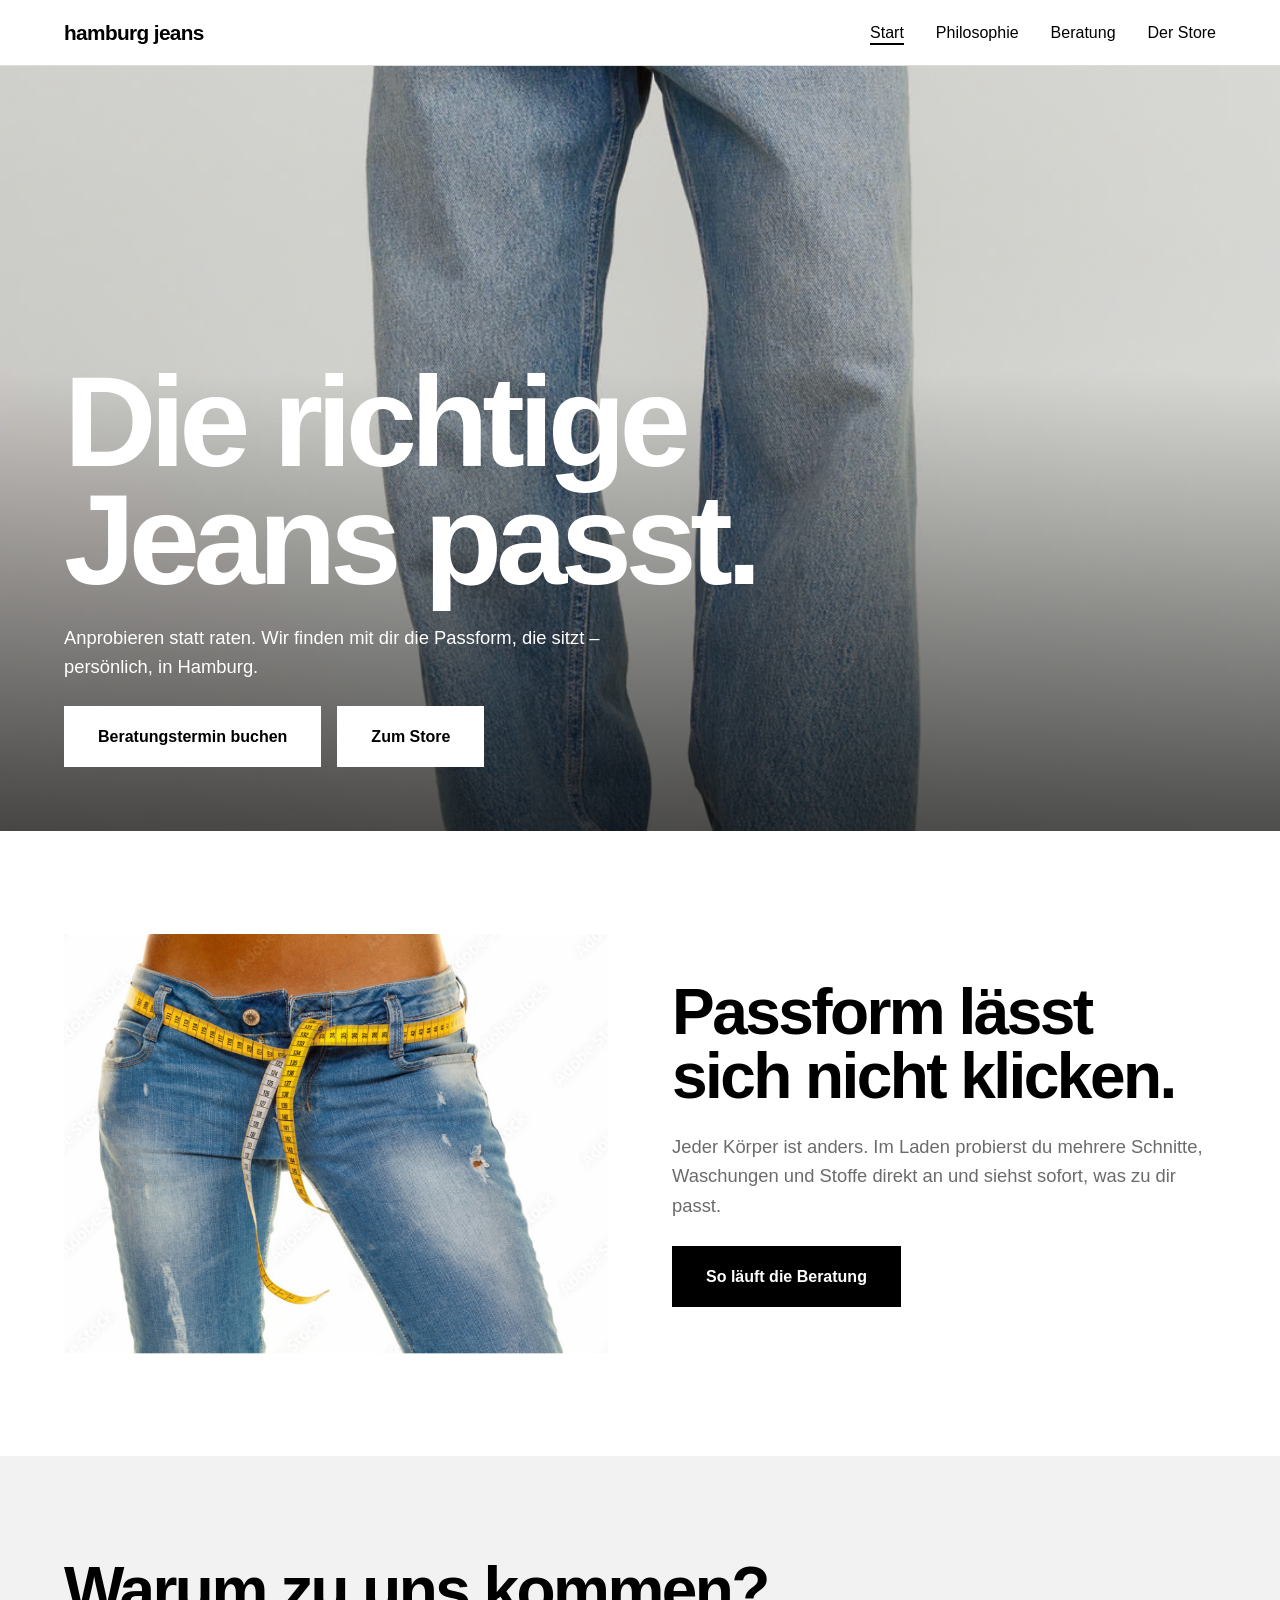
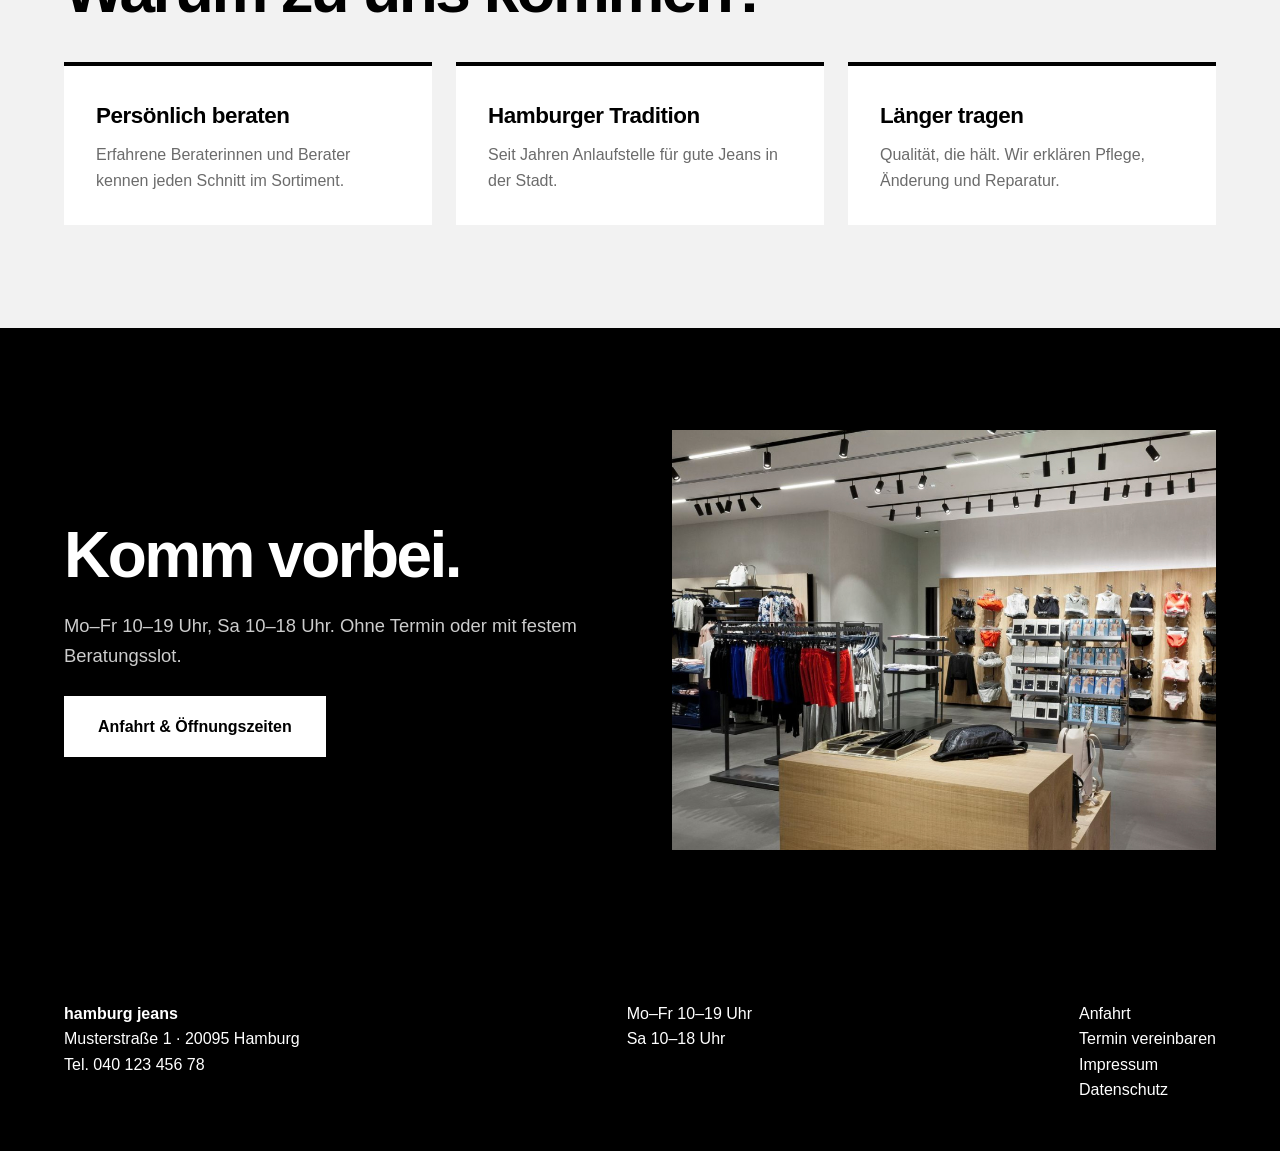
<file: index.html>
<!DOCTYPE html>
<html lang="de">
<head>
<meta charset="UTF-8">
<meta name="viewport" content="width=device-width, initial-scale=1">
<title>Jeans mit Beratung in Hamburg | Hamburg Jeans</title>
<meta name="description" content="Hamburg Jeans: Jeans anprobieren, Passform finden, persönlich beraten werden.">
<link rel="stylesheet" href="style.css">
</head>
<body>
<header>
  <a class="logo" href="index.html">hamburg jeans</a>
  <button class="menu-btn" aria-expanded="false" aria-controls="hauptnav">Menü</button>
  <nav id="hauptnav" aria-label="Hauptnavigation">
    <ul>
      <li><a href="index.html" aria-current="page">Start</a></li>
      <li><a href="philosophie.html">Philosophie</a></li>
      <li><a href="service.html">Beratung</a></li>
      <li><a href="store.html">Der Store</a></li>
    </ul>
  </nav>
</header>
<main>
<section class="hero">
  <div>
    <h1>Die richtige Jeans passt.</h1>
    <p>Anprobieren statt raten. Wir finden mit dir die Passform, die sitzt – persönlich, in Hamburg.</p>
    <div class="btn-row">
      <a class="btn" href="service.html">Beratungstermin buchen</a>
      <a class="btn" href="store.html">Zum Store</a>
    </div>
  </div>
</section>
<section>
  <div class="split">
    <div class="pic a" role="img" aria-label="Beratung im Laden"></div>
    <div>
      <h2>Passform lässt sich nicht klicken.</h2>
      <p class="lead">Jeder Körper ist anders. Im Laden probierst du mehrere Schnitte, Waschungen und Stoffe direkt an und siehst sofort, was zu dir passt.</p>
      <br><a class="btn dark" href="service.html">So läuft die Beratung</a>
    </div>
  </div>
</section>
<section class="grey">
  <h2>Warum zu uns kommen?</h2>
  <div class="grid3">
    <article class="card"><h3>Persönlich beraten</h3><p>Erfahrene Beraterinnen und Berater kennen jeden Schnitt im Sortiment.</p></article>
    <article class="card"><h3>Hamburger Tradition</h3><p>Seit Jahren Anlaufstelle für gute Jeans in der Stadt.</p></article>
    <article class="card"><h3>Länger tragen</h3><p>Qualität, die hält. Wir erklären Pflege, Änderung und Reparatur.</p></article>
  </div>
</section>
<section class="black">
  <div class="split">
    <div>
      <h2>Komm vorbei.</h2>
      <p class="lead">Mo–Fr 10–19 Uhr, Sa 10–18 Uhr. Ohne Termin oder mit festem Beratungsslot.</p>
      <br><a class="btn" href="store.html">Anfahrt &amp; Öffnungszeiten</a>
    </div>
    <div class="pic b" role="img" aria-label="Der Store von außen"></div>
  </div>
</section>
</main>
<footer>
  <div><strong>hamburg jeans</strong><br>Musterstraße 1 · 20095 Hamburg<br>Tel. 040 123 456 78</div>
  <div>Mo–Fr 10–19 Uhr<br>Sa 10–18 Uhr</div>
  <div><a href="store.html">Anfahrt</a><a href="service.html">Termin vereinbaren</a><a href="#">Impressum</a><a href="#">Datenschutz</a></div>
</footer>
<script src="script.js"></script>
</body>
</html>
</file>
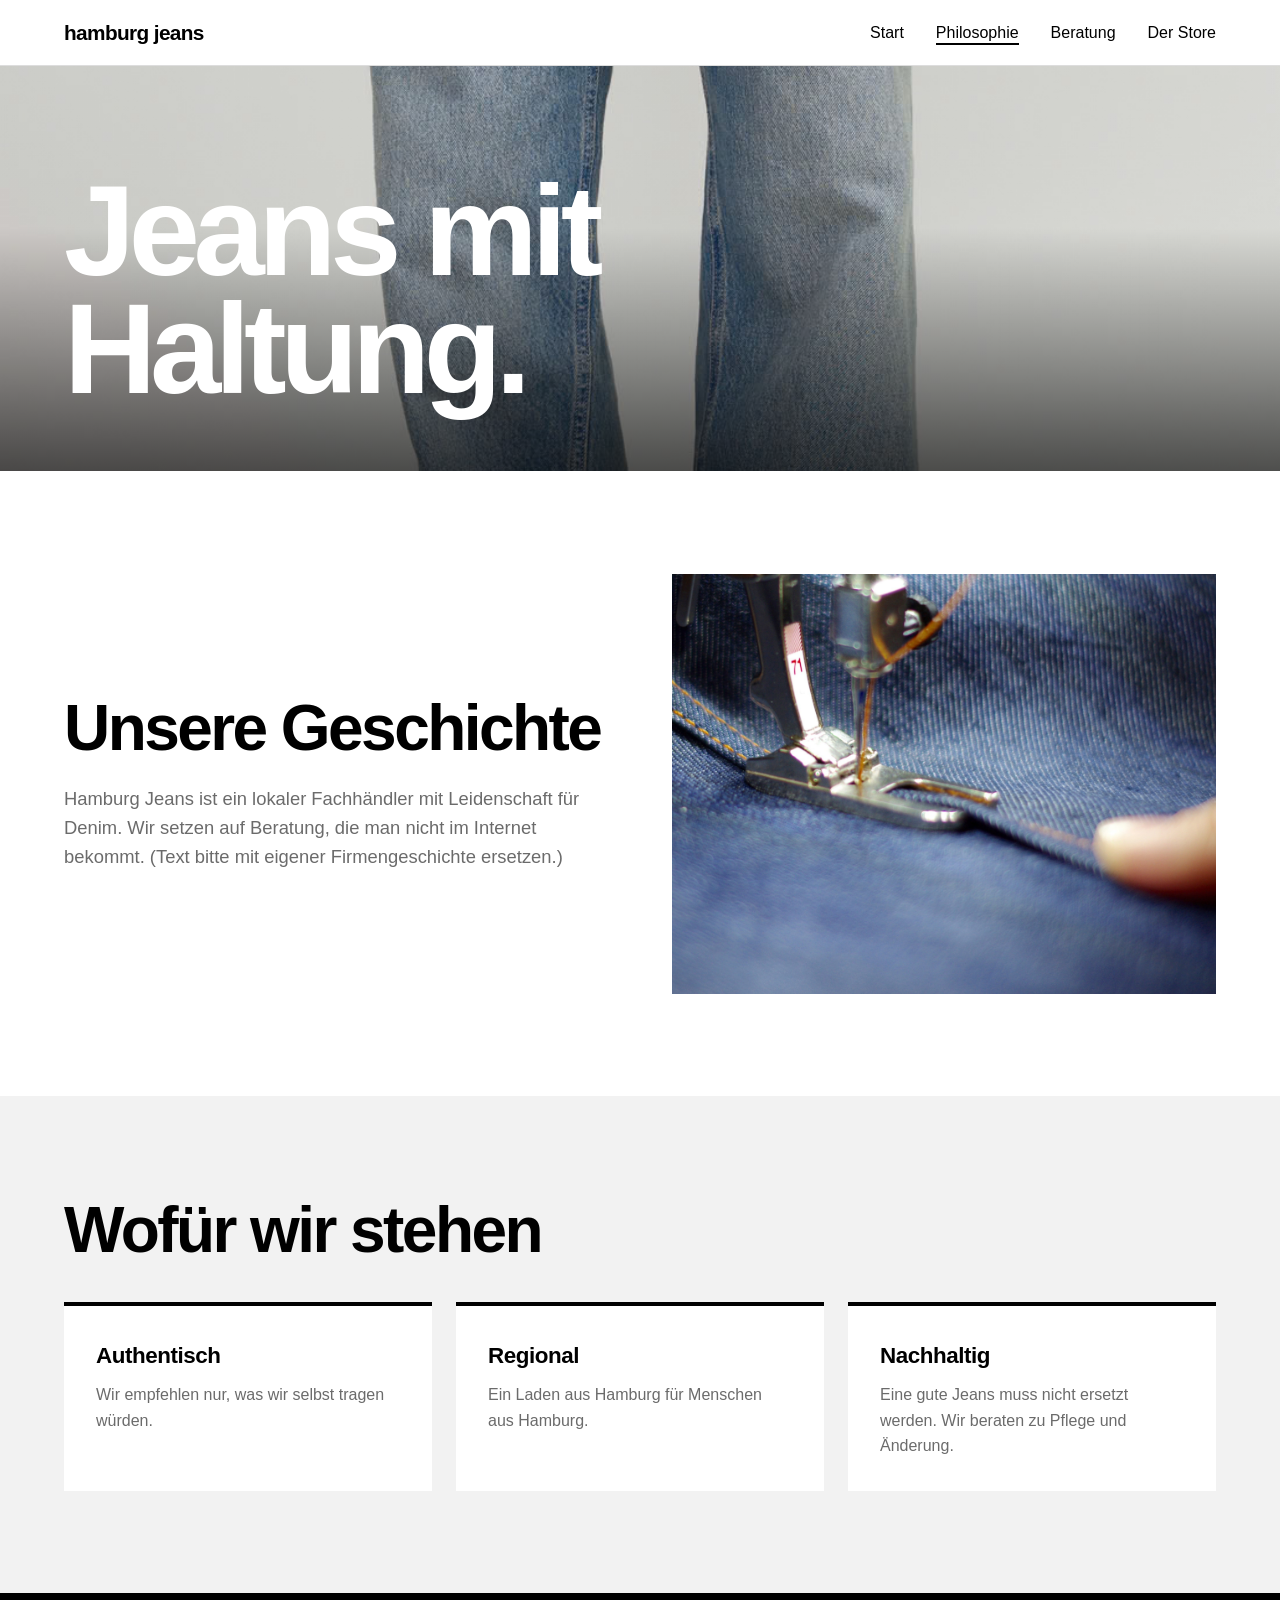
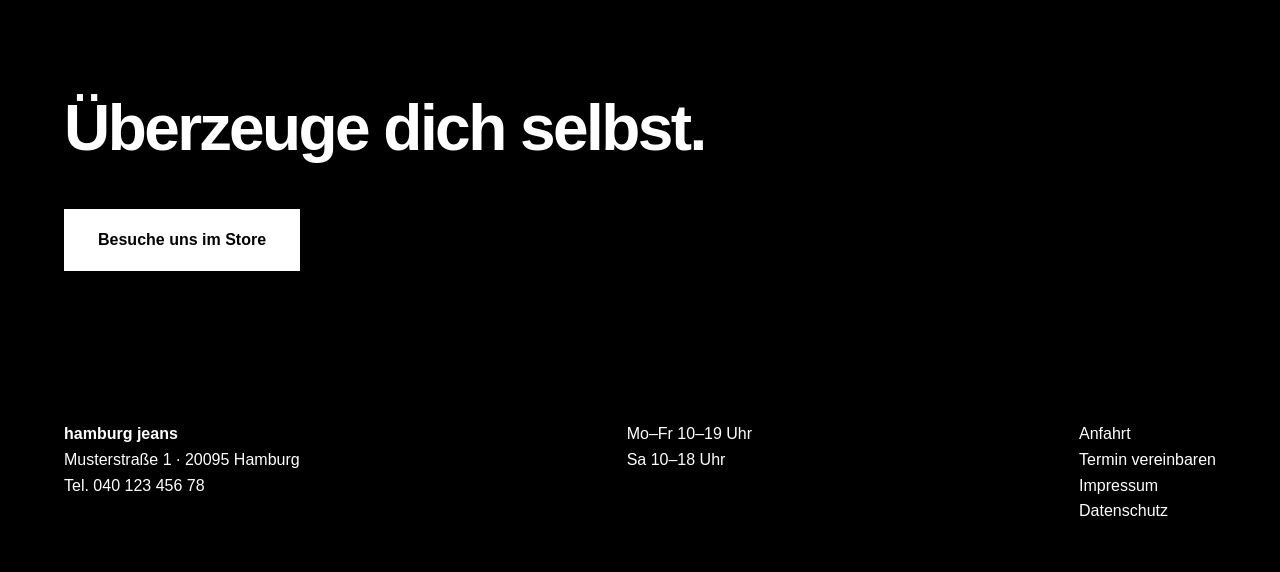
<file: philosophie.html>
<!DOCTYPE html>
<html lang="de">
<head>
<meta charset="UTF-8">
<meta name="viewport" content="width=device-width, initial-scale=1">
<title>Philosophie | Hamburg Jeans</title>
<meta name="description" content="Authentisch, regional, kompetent: die Philosophie von Hamburg Jeans.">
<link rel="stylesheet" href="style.css">
</head>
<body>
<header>
  <a class="logo" href="index.html">hamburg jeans</a>
  <button class="menu-btn" aria-expanded="false" aria-controls="hauptnav">Menü</button>
  <nav id="hauptnav" aria-label="Hauptnavigation">
    <ul>
      <li><a href="index.html">Start</a></li>
      <li><a href="philosophie.html" aria-current="page">Philosophie</a></li>
      <li><a href="service.html">Beratung</a></li>
      <li><a href="store.html">Der Store</a></li>
    </ul>
  </nav>
</header>
<main>
<section class="hero page-hero">
  <h1>Jeans mit Haltung.</h1>
</section>
<section>
  <div class="split">
    <div>
      <h2>Unsere Geschichte</h2>
      <p class="lead">Hamburg Jeans ist ein lokaler Fachhändler mit Leidenschaft für Denim. Wir setzen auf Beratung, die man nicht im Internet bekommt. (Text bitte mit eigener Firmengeschichte ersetzen.)</p>
    </div>
    <div class="pic c" role="img" aria-label="Denim-Stoff Nahaufnahme"></div>
  </div>
</section>
<section class="grey">
  <h2>Wofür wir stehen</h2>
  <div class="grid3">
    <article class="card"><h3>Authentisch</h3><p>Wir empfehlen nur, was wir selbst tragen würden.</p></article>
    <article class="card"><h3>Regional</h3><p>Ein Laden aus Hamburg für Menschen aus Hamburg.</p></article>
    <article class="card"><h3>Nachhaltig</h3><p>Eine gute Jeans muss nicht ersetzt werden. Wir beraten zu Pflege und Änderung.</p></article>
  </div>
</section>
<section class="black">
  <h2>Überzeuge dich selbst.</h2>
  <br><a class="btn" href="store.html">Besuche uns im Store</a>
</section>
</main>
<footer>
  <div><strong>hamburg jeans</strong><br>Musterstraße 1 · 20095 Hamburg<br>Tel. 040 123 456 78</div>
  <div>Mo–Fr 10–19 Uhr<br>Sa 10–18 Uhr</div>
  <div><a href="store.html">Anfahrt</a><a href="service.html">Termin vereinbaren</a><a href="#">Impressum</a><a href="#">Datenschutz</a></div>
</footer>
<script src="script.js"></script>
</body>
</html>
</file>
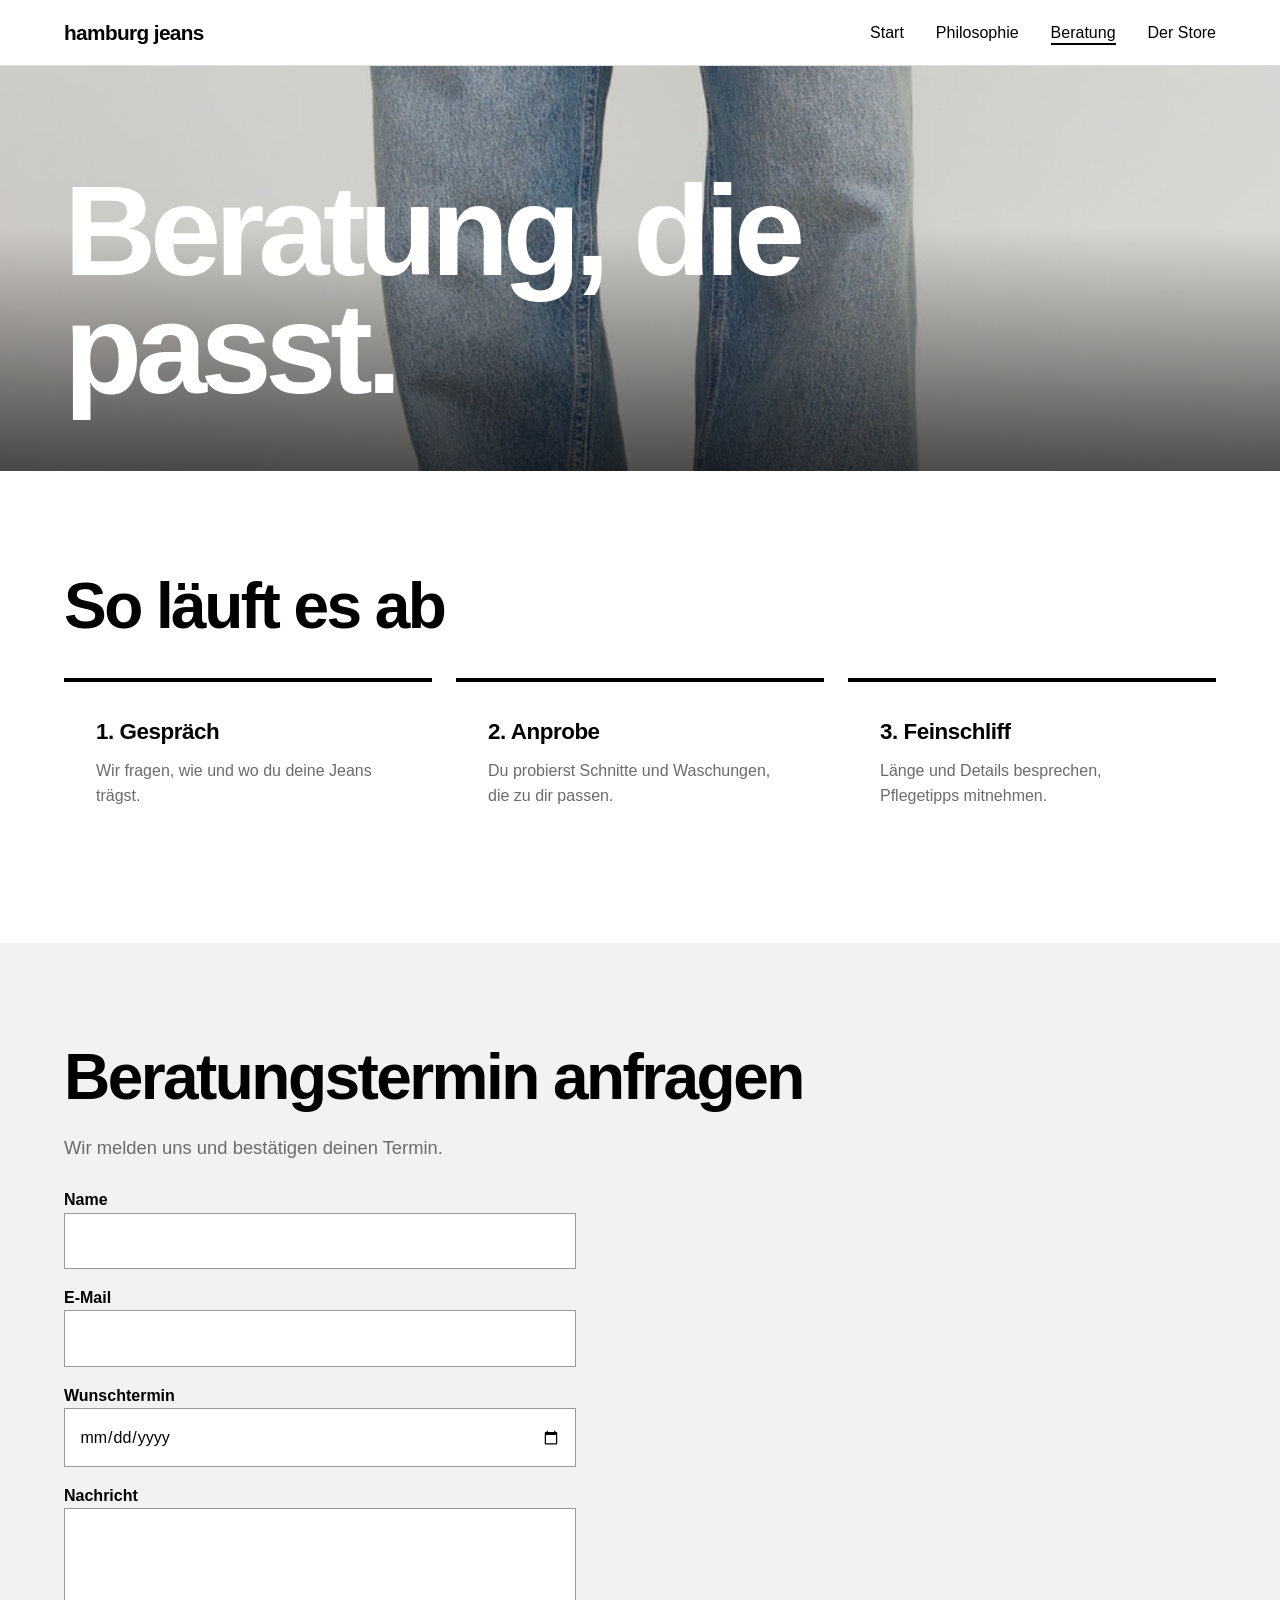
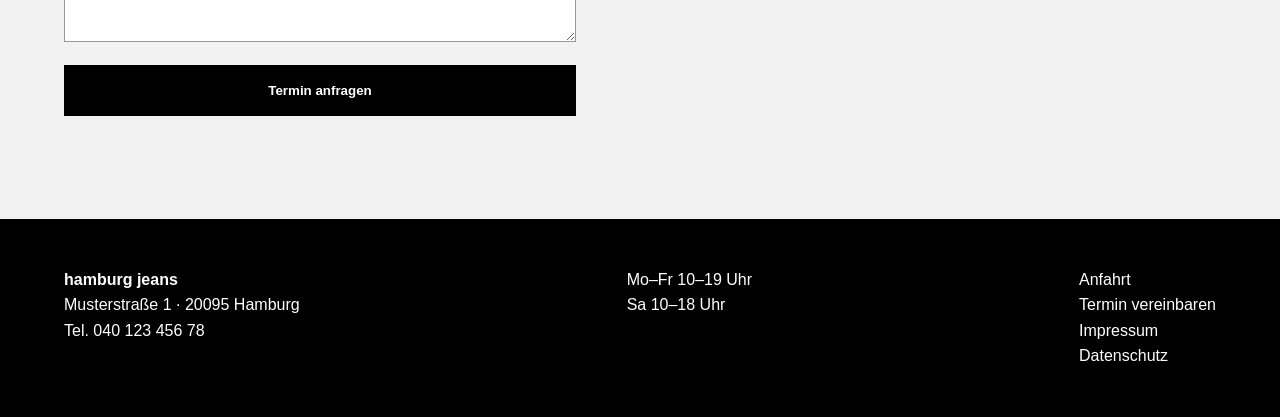
<file: service.html>
<!DOCTYPE html>
<html lang="de">
<head>
<meta charset="UTF-8">
<meta name="viewport" content="width=device-width, initial-scale=1">
<title>Beratung & Service | Hamburg Jeans</title>
<meta name="description" content="Passformberatung bei Hamburg Jeans. Termin vereinbaren.">
<link rel="stylesheet" href="style.css">
</head>
<body>
<header>
  <a class="logo" href="index.html">hamburg jeans</a>
  <button class="menu-btn" aria-expanded="false" aria-controls="hauptnav">Menü</button>
  <nav id="hauptnav" aria-label="Hauptnavigation">
    <ul>
      <li><a href="index.html">Start</a></li>
      <li><a href="philosophie.html">Philosophie</a></li>
      <li><a href="service.html" aria-current="page">Beratung</a></li>
      <li><a href="store.html">Der Store</a></li>
    </ul>
  </nav>
</header>
<main>
<section class="hero page-hero">
  <h1>Beratung, die passt.</h1>
</section>
<section>
  <h2>So läuft es ab</h2>
  <div class="grid3">
    <article class="card"><h3>1. Gespräch</h3><p>Wir fragen, wie und wo du deine Jeans trägst.</p></article>
    <article class="card"><h3>2. Anprobe</h3><p>Du probierst Schnitte und Waschungen, die zu dir passen.</p></article>
    <article class="card"><h3>3. Feinschliff</h3><p>Länge und Details besprechen, Pflegetipps mitnehmen.</p></article>
  </div>
</section>
<section class="grey">
  <h2>Beratungstermin anfragen</h2>
  <p class="lead">Wir melden uns und bestätigen deinen Termin.</p>
  <form action="#" method="post">
    <div><label for="name">Name</label><input id="name" name="name" required></div>
    <div><label for="mail">E-Mail</label><input id="mail" name="mail" type="email" required></div>
    <div><label for="wunsch">Wunschtermin</label><input id="wunsch" name="wunsch" type="date"></div>
    <div><label for="nachricht">Nachricht</label><textarea id="nachricht" name="nachricht" rows="4"></textarea></div>
    <button class="btn dark" type="submit">Termin anfragen</button>
  </form>
</section>
</main>
<footer>
  <div><strong>hamburg jeans</strong><br>Musterstraße 1 · 20095 Hamburg<br>Tel. 040 123 456 78</div>
  <div>Mo–Fr 10–19 Uhr<br>Sa 10–18 Uhr</div>
  <div><a href="store.html">Anfahrt</a><a href="service.html">Termin vereinbaren</a><a href="#">Impressum</a><a href="#">Datenschutz</a></div>
</footer>
<script src="script.js"></script>
</body>
</html>
</file>
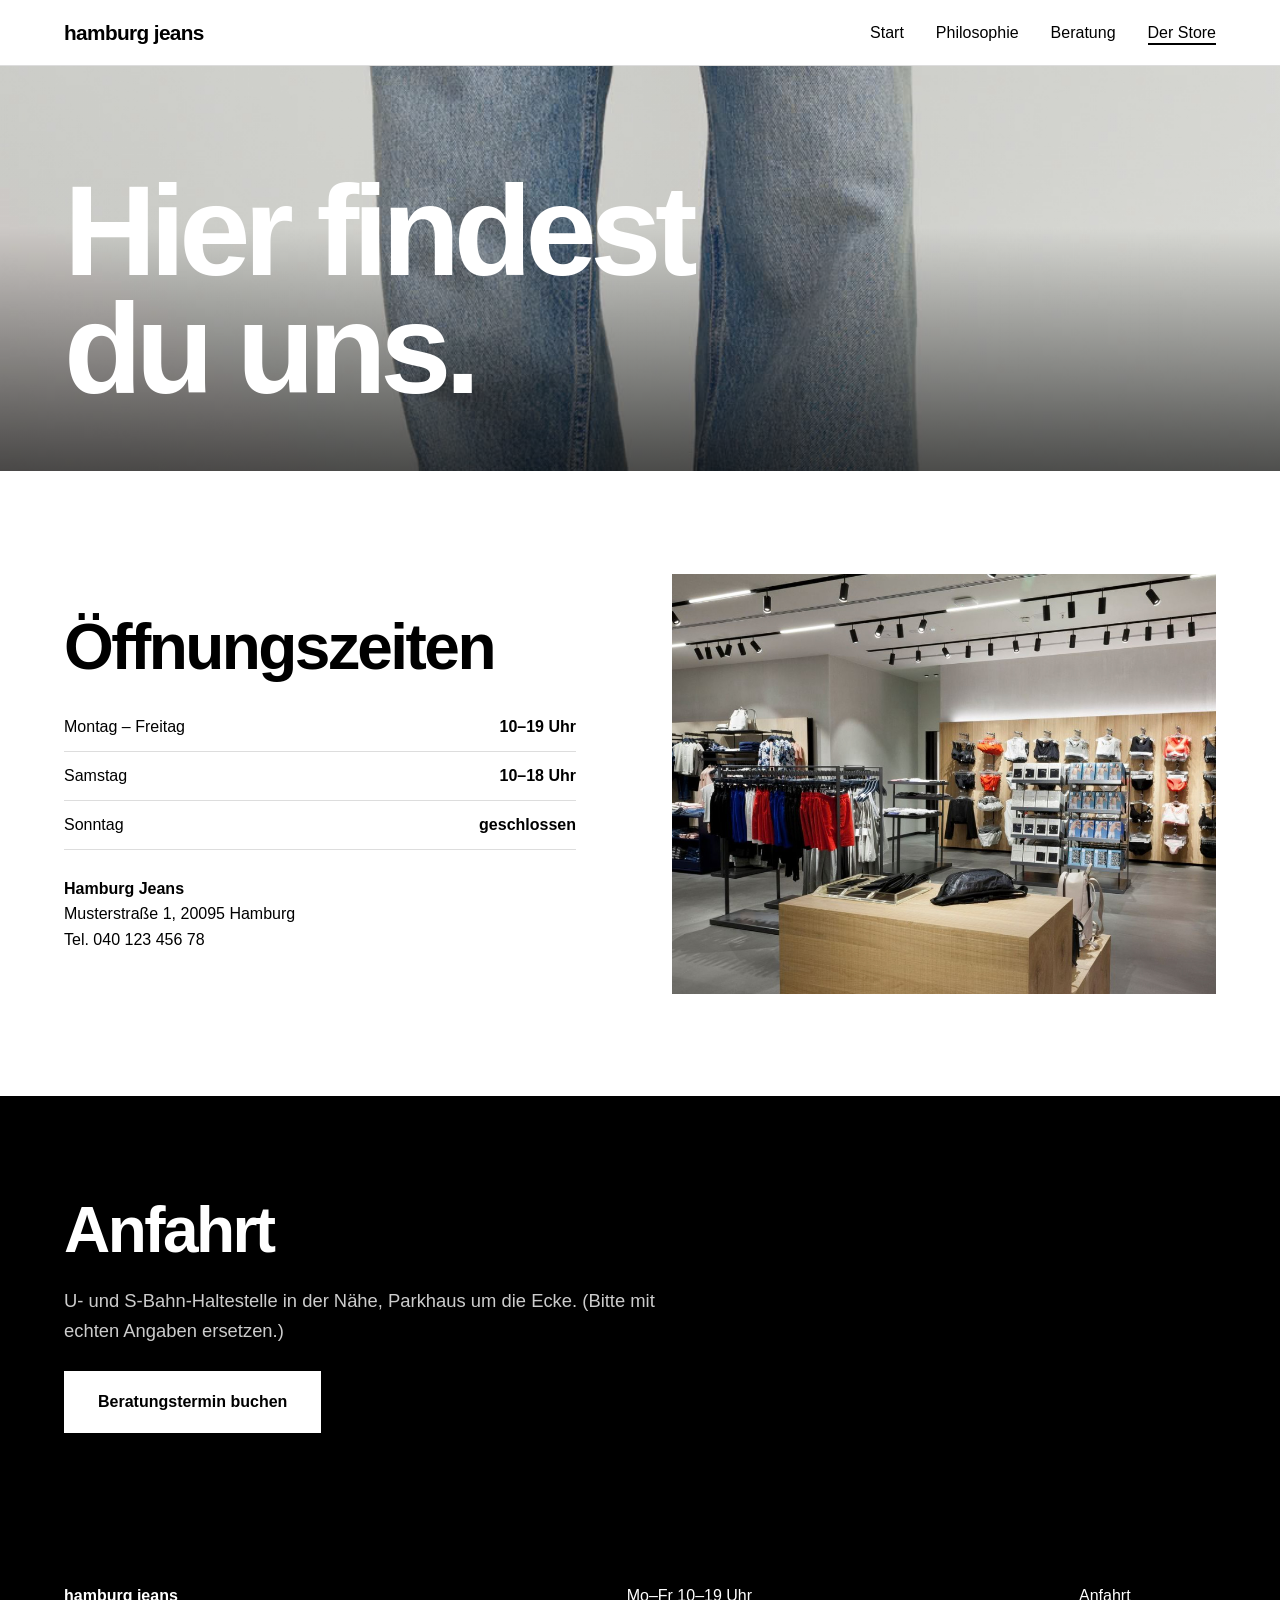
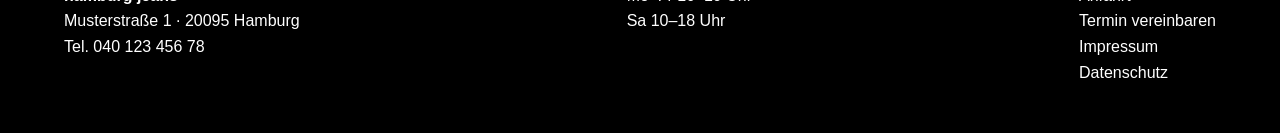
<file: store.html>
<!DOCTYPE html>
<html lang="de">
<head>
<meta charset="UTF-8">
<meta name="viewport" content="width=device-width, initial-scale=1">
<title>Der Store & Anfahrt | Hamburg Jeans</title>
<meta name="description" content="Öffnungszeiten und Anfahrt zu Hamburg Jeans.">
<link rel="stylesheet" href="style.css">
</head>
<body>
<header>
  <a class="logo" href="index.html">hamburg jeans</a>
  <button class="menu-btn" aria-expanded="false" aria-controls="hauptnav">Menü</button>
  <nav id="hauptnav" aria-label="Hauptnavigation">
    <ul>
      <li><a href="index.html">Start</a></li>
      <li><a href="philosophie.html">Philosophie</a></li>
      <li><a href="service.html">Beratung</a></li>
      <li><a href="store.html" aria-current="page">Der Store</a></li>
    </ul>
  </nav>
</header>
<main>
<section class="hero page-hero">
  <h1>Hier findest du uns.</h1>
</section>
<section>
  <div class="split">
    <div>
      <h2>Öffnungszeiten</h2>
      <table>
        <tr><td>Montag – Freitag</td><td>10–19 Uhr</td></tr>
        <tr><td>Samstag</td><td>10–18 Uhr</td></tr>
        <tr><td>Sonntag</td><td>geschlossen</td></tr>
      </table>
      <br>
      <p><strong>Hamburg Jeans</strong><br>Musterstraße 1, 20095 Hamburg<br>Tel. 040 123 456 78</p>
    </div>
    <div class="pic b" role="img" aria-label="Innenansicht des Stores"></div>
  </div>
</section>
<section class="black">
  <h2>Anfahrt</h2>
  <p class="lead">U- und S-Bahn-Haltestelle in der Nähe, Parkhaus um die Ecke. (Bitte mit echten Angaben ersetzen.)</p>
  <br><a class="btn" href="service.html">Beratungstermin buchen</a>
</section>
</main>
<footer>
  <div><strong>hamburg jeans</strong><br>Musterstraße 1 · 20095 Hamburg<br>Tel. 040 123 456 78</div>
  <div>Mo–Fr 10–19 Uhr<br>Sa 10–18 Uhr</div>
  <div><a href="store.html">Anfahrt</a><a href="service.html">Termin vereinbaren</a><a href="#">Impressum</a><a href="#">Datenschutz</a></div>
</footer>
<script src="script.js"></script>
</body>
</html>
</file>
<file: style.css>
/* Hamburg Jeans – Stil angelehnt an minimalistische Denim-Mode (schwarz/weiß, groß, ruhig) */
:root{
  --black:#000; --white:#fff; --grey:#f2f2f2; --mid:#6b6b6b; --denim:#1f3a5f;
  --font:"Helvetica Neue",Helvetica,Arial,sans-serif;
  --pad:clamp(1.25rem,5vw,4rem);
}
*{box-sizing:border-box;margin:0;padding:0}
html{scroll-behavior:smooth}
body{font-family:var(--font);color:var(--black);background:var(--white);line-height:1.6;font-size:1rem}
img{max-width:100%;display:block}
a{color:inherit}
:focus-visible{outline:3px solid var(--denim);outline-offset:3px}

/* Header */
header{position:sticky;top:0;z-index:10;background:var(--white);border-bottom:1px solid #ddd;
  display:flex;justify-content:space-between;align-items:center;padding:1rem var(--pad)}
.logo{font-weight:800;font-size:1.3rem;letter-spacing:-.03em;text-decoration:none;text-transform:lowercase}
nav ul{display:flex;gap:2rem;list-style:none}
nav a{text-decoration:none;font-weight:500;padding-bottom:2px;border-bottom:2px solid transparent}
nav a:hover,nav a[aria-current="page"]{border-bottom-color:var(--black)}
.menu-btn{display:none;background:none;border:0;font:inherit;font-weight:700;cursor:pointer}

/* Hero */
.hero{min-height:85vh;display:flex;align-items:flex-end;padding:var(--pad);color:var(--white);
  background:linear-gradient(to top,rgba(0,0,0,.65),rgba(0,0,0,.05) 60%),url("images/hero.jpg") center/cover,
  linear-gradient(135deg,#0d1b2e,#3a5a85)}
.hero h1{font-size:clamp(3rem,10vw,8rem);line-height:.92;letter-spacing:-.05em;font-weight:800;max-width:11ch}
.hero p{max-width:34rem;margin:1.5rem 0;font-size:1.15rem}
.page-hero{min-height:45vh}

/* Buttons */
.btn{display:inline-block;padding:1rem 2rem;background:var(--white);color:var(--black);
  font-weight:700;text-decoration:none;border:2px solid var(--white);transition:background .2s,color .2s}
.btn:hover{background:transparent;color:var(--white)}
.btn.dark{background:var(--black);color:var(--white);border-color:var(--black)}
.btn.dark:hover{background:transparent;color:var(--black)}
.btn-row{display:flex;gap:1rem;flex-wrap:wrap}

/* Sections */
section{padding:clamp(3rem,8vw,7rem) var(--pad)}
section.grey{background:var(--grey)}
section.black{background:var(--black);color:var(--white)}
h2{font-size:clamp(2rem,5vw,4rem);letter-spacing:-.04em;line-height:1;margin-bottom:1.5rem;font-weight:800}
h3{font-size:1.4rem;letter-spacing:-.02em;margin-bottom:.5rem}
.lead{max-width:40rem;font-size:1.15rem;color:var(--mid)}
.black .lead{color:#ccc}
.split{display:grid;grid-template-columns:1fr 1fr;gap:var(--pad);align-items:center}
.pic{min-height:420px;background-size:cover;background-position:center}
.pic.a{background:url("images/beratung.jpg") center/cover,linear-gradient(135deg,#8aa0bd,#1f3a5f)}
.pic.b{background:url("images/store.jpg") center/cover,linear-gradient(135deg,#444,#111)}
.pic.c{background:url("images/handwerk.jpg") center/cover,linear-gradient(135deg,#c9d3e0,#5b7396)}

/* Karten */
.grid3{display:grid;grid-template-columns:repeat(3,1fr);gap:1.5rem;margin-top:2.5rem}
.card{background:var(--white);padding:2rem;border-top:4px solid var(--black)}
.black .card{background:#111;border-top-color:var(--white)}
.card p{color:var(--mid)}
.black .card p{color:#bbb}

/* Öffnungszeiten */
table{width:100%;max-width:32rem;border-collapse:collapse;margin-top:1rem}
td{padding:.7rem 0;border-bottom:1px solid #ddd}
td:last-child{text-align:right;font-weight:700}
.black td{border-color:#333}

/* Formular */
form{display:grid;gap:1rem;max-width:32rem;margin-top:1.5rem}
label{font-weight:700}
input,select,textarea{width:100%;padding:.9rem;border:1px solid #999;font:inherit;background:var(--white)}

/* Footer */
footer{background:var(--black);color:var(--white);padding:3rem var(--pad);
  display:flex;flex-wrap:wrap;justify-content:space-between;gap:2rem}
footer a{text-decoration:none;display:block}
footer a:hover{text-decoration:underline}

/* Responsive */
@media (max-width:800px){
  .menu-btn{display:block}
  nav{position:absolute;top:100%;left:0;right:0;background:var(--white);border-bottom:1px solid #ddd;display:none}
  nav.open{display:block}
  nav ul{flex-direction:column;gap:0;padding:1rem var(--pad)}
  nav li{padding:.6rem 0}
  .split,.grid3{grid-template-columns:1fr}
  .pic{min-height:260px}
}
@media (prefers-reduced-motion:reduce){*{transition:none!important;scroll-behavior:auto!important}}
</file>
